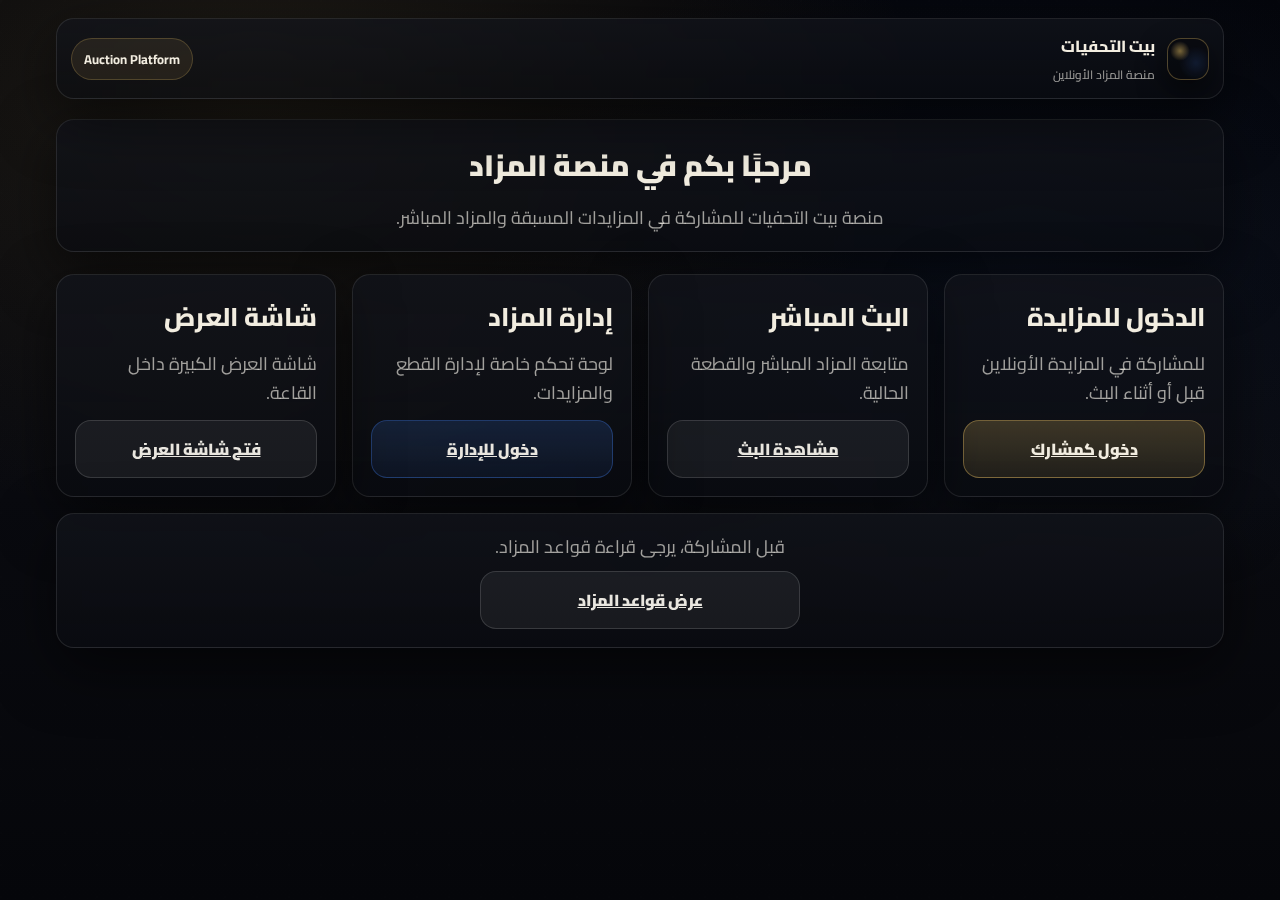
<file: index.html>
<!DOCTYPE html>
<html lang="ar" dir="rtl">
<head>
  <meta charset="UTF-8">
  <title>بيت التحفيات | منصة المزاد</title>

  <link rel="stylesheet" href="style.css">
  <link href="https://fonts.googleapis.com/css2?family=Cairo:wght@400;700;800;900&display=swap" rel="stylesheet">
  <meta name="viewport" content="width=device-width, initial-scale=1">

</head>

<body>

<div class="page">

  <div class="header">
    <div class="brand">
      <div class="brandMark"></div>
      <div class="brandText">
        <div class="title">بيت التحفيات</div>
        <div class="sub">منصة المزاد الأونلاين</div>
      </div>
    </div>

    <span class="badge">Auction Platform</span>
  </div>

  <div class="card cardPad" style="margin-top:20px; text-align:center;">
    <h1 class="h1">مرحبًا بكم في منصة المزاد</h1>
    <p class="p">
      منصة بيت التحفيات للمشاركة في المزايدات المسبقة والمزاد المباشر.
    </p>
  </div>

  <div style="
    margin-top:22px;
    display:grid;
    grid-template-columns: repeat(auto-fit, minmax(260px, 1fr));
    gap:16px;
  ">

    <!-- الدخول للمزايدة -->
    <div class="card cardPad">
      <h2 class="h2">الدخول للمزايدة</h2>
      <p class="p">للمشاركة في المزايدة الأونلاين قبل أو أثناء البث.</p>
      <a href="login.html" class="btn btnGold btnFull" style="margin-top:12px;">
        دخول كمشارك
      </a>
    </div>

    <!-- البث المباشر -->
    <div class="card cardPad">
      <h2 class="h2">البث المباشر</h2>
      <p class="p">متابعة المزاد المباشر والقطعة الحالية.</p>
      <a href="live.html" class="btn btnFull" style="margin-top:12px;">
        مشاهدة البث
      </a>
    </div>

    <!-- إدارة المزاد -->
    <div class="card cardPad">
      <h2 class="h2">إدارة المزاد</h2>
      <p class="p">لوحة تحكم خاصة لإدارة القطع والمزايدات.</p>
      <a href="admin.html" class="btn btnBlue btnFull" style="margin-top:12px;">
        دخول للإدارة
      </a>
    </div>

    <!-- شاشة العرض -->
    <div class="card cardPad">
      <h2 class="h2">شاشة العرض</h2>
      <p class="p">شاشة العرض الكبيرة داخل القاعة.</p>
      <a href="display.html" class="btn btnFull" style="margin-top:12px;">
        فتح شاشة العرض
      </a>
    </div>

  </div>

  <!-- قواعد المزاد -->
  <div class="card cardPad" style="margin-top:16px; text-align:center;">
    <p class="p">قبل المشاركة، يرجى قراءة قواعد المزاد.</p>
    <a href="rules.html" class="btn btnFull" style="max-width:320px; margin:10px auto 0;">
      عرض قواعد المزاد
    </a>
    
  </div>

</div>

</body>
</html>
</file>
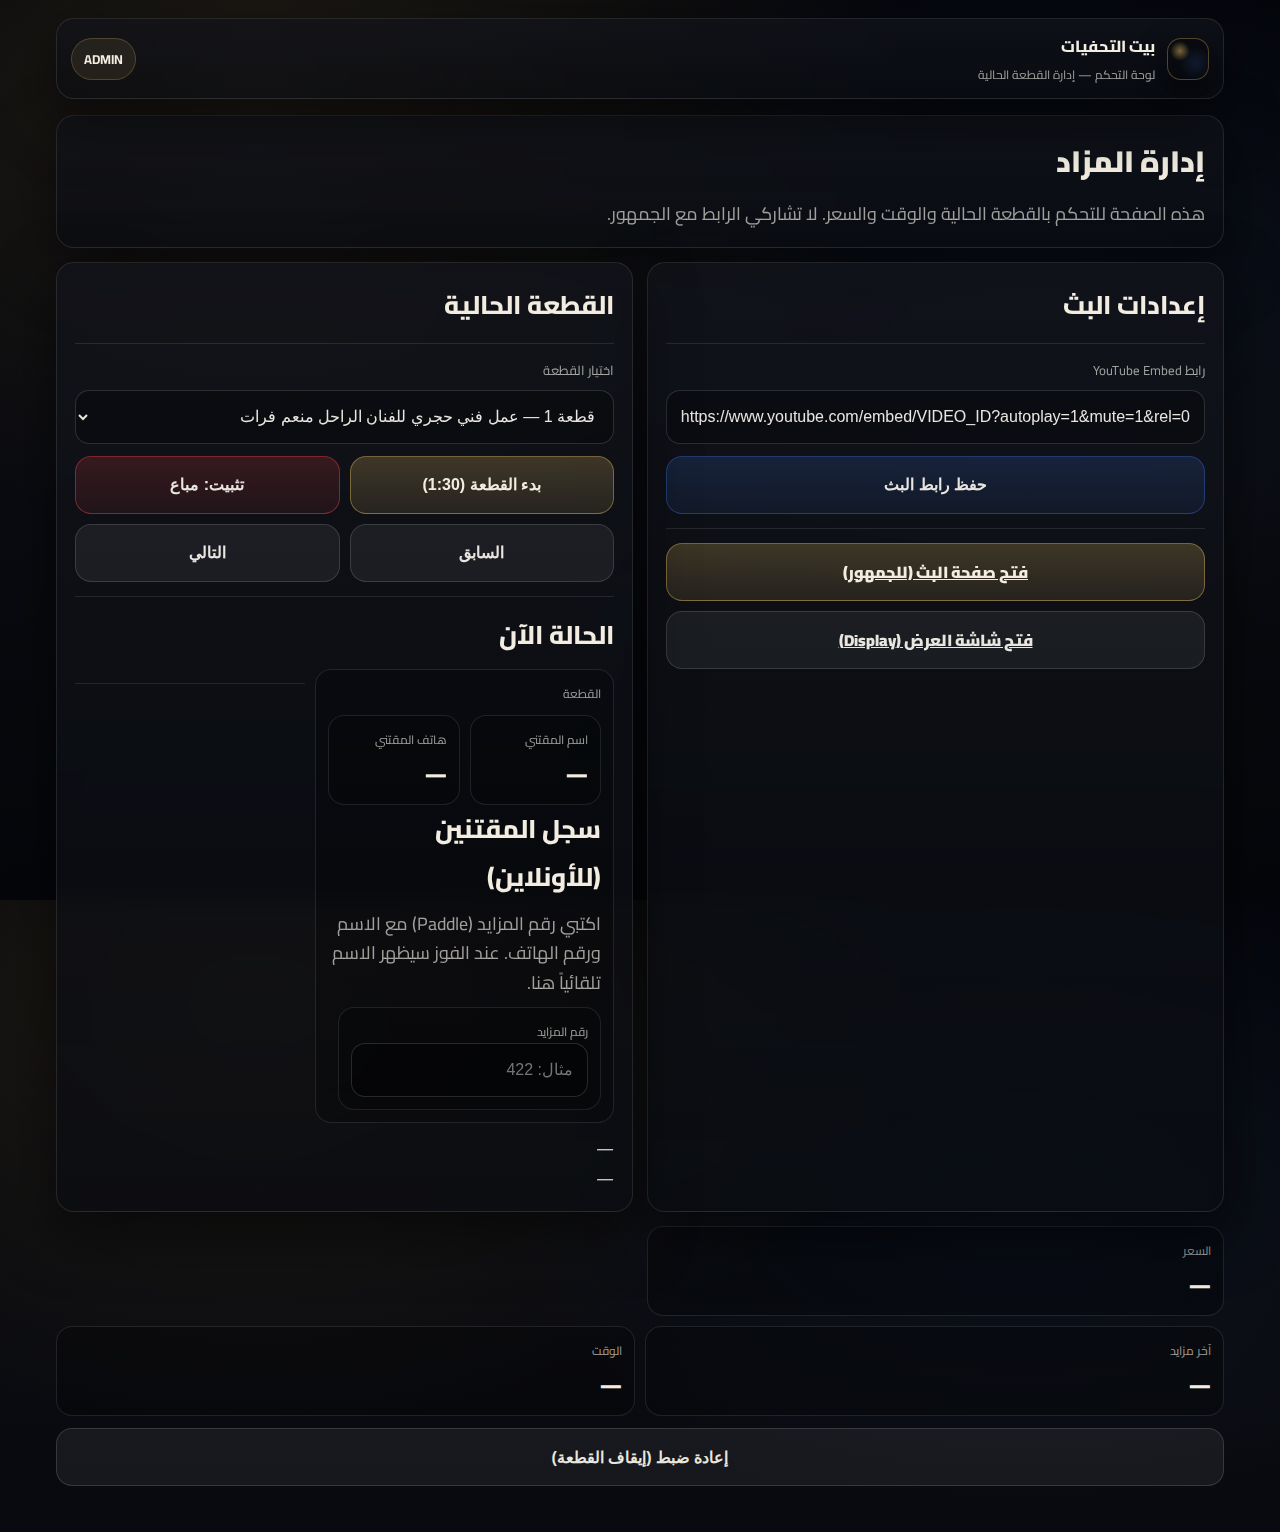
<file: admin.html>
<!DOCTYPE html>
<html lang="ar" dir="rtl">
<head>
  <meta charset="UTF-8">
  <title>بيت التحفيات | إدارة المزاد</title>

  <link rel="stylesheet" href="style.css">
  <link href="https://fonts.googleapis.com/css2?family=Cairo:wght@400;700;800;900&display=swap" rel="stylesheet">
  <meta name="viewport" content="width=device-width, initial-scale=1">

</head>
<body>

<div class="page">

  <div class="header">
    <div class="brand">
      <div class="brandMark"></div>
      <div class="brandText">
        <div class="title">بيت التحفيات</div>
        <div class="sub">لوحة التحكم — إدارة القطعة الحالية</div>
      </div>
    </div>

    <span class="badge">ADMIN</span>
  </div>

  <div class="card cardPad" style="margin-top:16px;">
    <h1 class="h1">إدارة المزاد</h1>
    <p class="p">هذه الصفحة للتحكم بالقطعة الحالية والوقت والسعر. لا تشاركي الرابط مع الجمهور.</p>
  </div>

  <div class="liveGrid" style="margin-top:14px;">

    <div class="card cardPad">
      <h2 class="h2">إعدادات البث</h2>
      <div class="hr"></div>

      <div class="field">
        <label class="label">رابط YouTube Embed</label>
        <input id="ytInput" class="input" type="text" placeholder="https://www.youtube.com/embed/VIDEO_ID?autoplay=1&mute=1&rel=0">
      </div>

      <button id="saveYtBtn" class="btn btnBlue btnFull">حفظ رابط البث</button>

      <div class="hr"></div>
      <a class="btn btnGold btnFull" href="live.html" target="_blank">فتح صفحة البث (للجمهور)</a>
      <a class="btn btnFull" href="display.html" target="_blank" style="margin-top:10px;">فتح شاشة العرض (Display)</a>
    </div>

    <div class="card cardPad">
      <h2 class="h2">القطعة الحالية</h2>
      <div class="hr"></div>

      <div class="field">
        <label class="label">اختيار القطعة</label>
        <select id="itemSelect" class="input"></select>
      </div>

      <div style="display:flex; gap:10px; flex-wrap:wrap;">
        <button id="startBtn" class="btn btnGold" style="flex:1;">بدء القطعة (1:30)</button>
        <button id="soldBtn" class="btn btnDanger" style="flex:1;">تثبيت: مباع</button>
      </div>

      <div style="display:flex; gap:10px; flex-wrap:wrap; margin-top:10px;">
        <button id="prevBtn" class="btn" style="flex:1;">السابق</button>
        <button id="nextBtn" class="btn" style="flex:1;">التالي</button>
      </div>

      <div class="hr"></div>

      <h3 class="h2">الحالة الآن</h3>
      <div class="kv" style="margin-top:10px;">
        <div class="kvBox">
          <div class="k">القطعة</div>
          <div class="kv" style="margin-top:10px;">
  <div class="kvBox">
    <div class="k">اسم المقتني</div>
    <div class="v" id="stWinnerName">—</div>
  </div>
  <div class="kvBox">
    <div class="k">هاتف المقتني</div>
    <div class="v" id="stWinnerPhone">—</div>
  </div>
</div>

  <h2 class="h2">سجل المقتنين (للأونلاين)</h2>
  <p class="p">اكتبي رقم المزايد (Paddle) مع الاسم ورقم الهاتف. عند الفوز سيظهر الاسم تلقائياً هنا.</p>

  <div class="kv" style="margin-top:10px;">
    <div class="kvBox">
      <div class="k">رقم المزايد</div>
      <input id="regPaddle" class="input" type="number" placeholder="مثال: 422">
    </div>

    
    </div>
  </div>

  <div class="hr"></div>
  <div class="noteText" id="regMsg">—</div>
</div>


          <div class="v" id="stItem">—</div>
        </div>
        <div class="kvBox">
          <div class="k">السعر</div>
          <div class="v" id="stPrice">—</div>
        </div>
      </div>

      <div class="kv" style="margin-top:10px;">
        <div class="kvBox">
          <div class="k">آخر مزايد</div>
          <div class="v" id="stLast">—</div>
        </div>
        <div class="kvBox">
          <div class="k">الوقت</div>
          <div class="v" id="stTimer">—</div>
        </div>
      </div>

      <button id="resetBtn" class="btn btnFull" style="margin-top:12px;">إعادة ضبط (إيقاف القطعة)</button>
    </div>

  </div>
</div>

<script src="brand.js"></script>
<script src="items.js"></script>
<script src="script.js"></script>

</script>

</body>
</html>
</file>
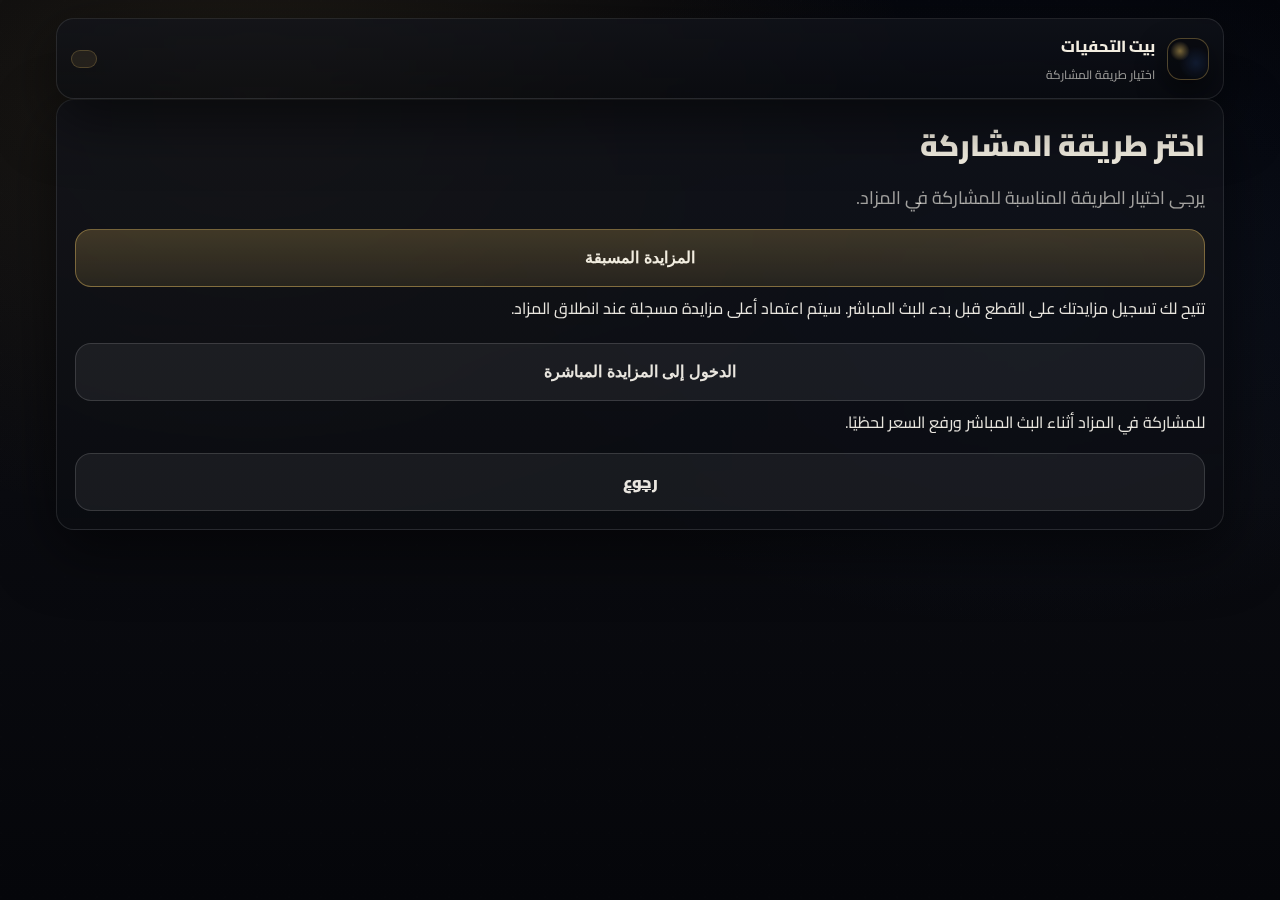
<file: choose.html>
<!DOCTYPE html>
<html lang="ar" dir="rtl">
<head>
  <meta charset="UTF-8" />
  <meta name="viewport" content="width=device-width, initial-scale=1" />
  <title>بيت التحفيات | اختيار المشاركة</title>

  <link rel="stylesheet" href="style.css" />
  <link href="https://fonts.googleapis.com/css2?family=Cairo:wght@400;700;800;900&display=swap" rel="stylesheet">
</head>

<body>

<div class="page">

  <div class="header">
    <div class="brand">
      <div class="brandMark"></div>
      <div class="brandText">
        <div class="title">بيت التحفيات</div>
        <div class="sub">اختيار طريقة المشاركة</div>
      </div>
    </div>
    <span id="paddleBadge" class="badge"></span>
  </div>

  <div class="loginWrap">
    <div class="card cardPad">

      <h1 class="h1">اختر طريقة المشاركة</h1>
      <p class="p">يرجى اختيار الطريقة المناسبة للمشاركة في المزاد.</p>

      <div style="margin-top:16px;">
        <button class="btn btnGold btnFull" onclick="goPrebid()">
          المزايدة المسبقة
        </button>
        <div class="noteText" style="margin-top:6px;">
          تتيح لك تسجيل مزايدتك على القطع قبل بدء البث المباشر.
          سيتم اعتماد أعلى مزايدة مسجلة عند انطلاق المزاد.
        </div>
      </div>

      <div style="margin-top:20px;">
        <button class="btn btnFull" onclick="goLive()">
          الدخول إلى المزايدة المباشرة
        </button>
        <div class="noteText" style="margin-top:6px;">
          للمشاركة في المزاد أثناء البث المباشر ورفع السعر لحظيًا.
        </div>
      </div>

      <a href="index.html" class="btn btnSub btnFull" style="margin-top:16px;">
        رجوع
      </a>

    </div>
  </div>

</div>

<script src="brand.js"></script>
<script src="script.js"></script>

<script>
function goPrebid(){ window.location.href = "prebid.html"; }
function goLive(){ window.location.href = "live.html"; }
</script>

</body>
</html>
</file>
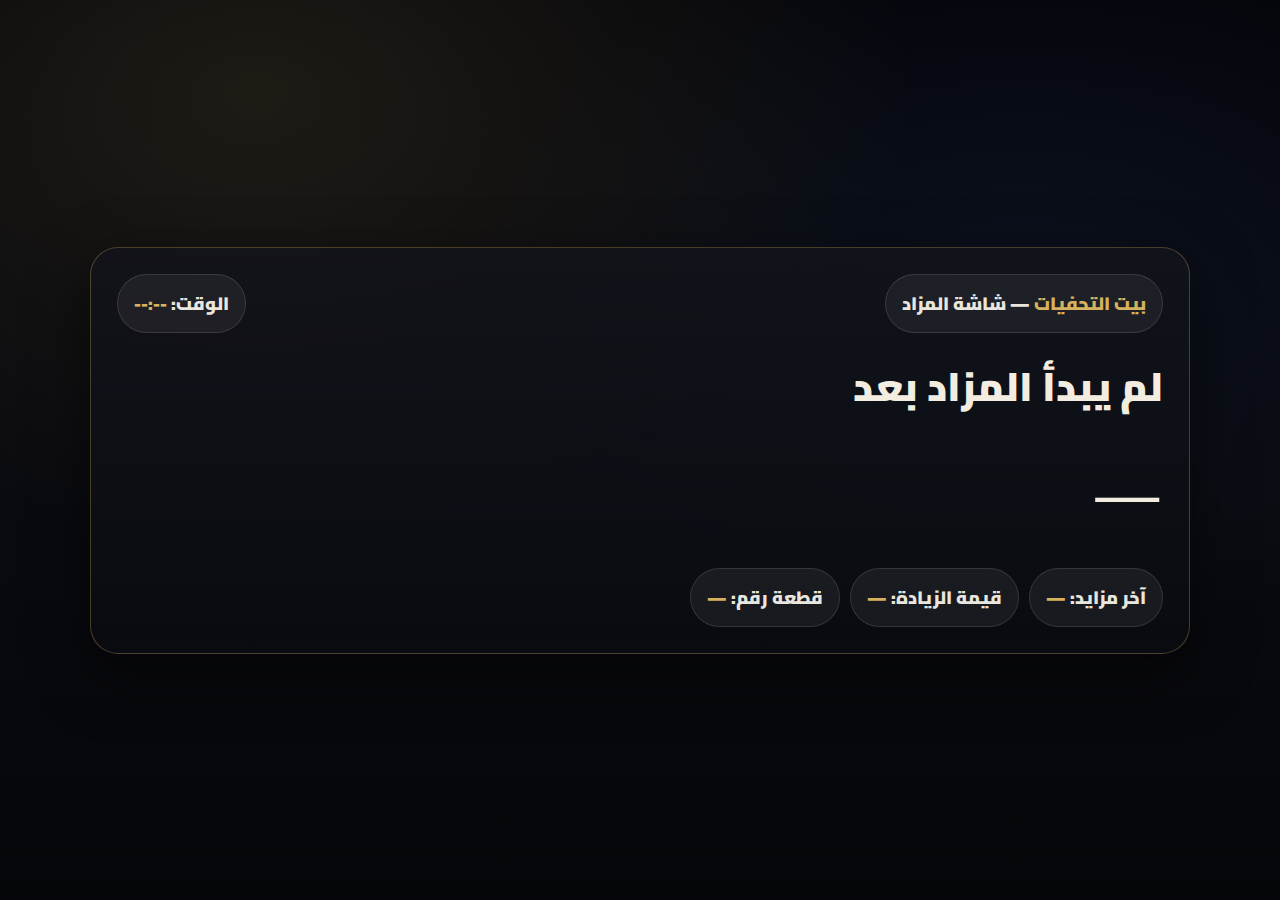
<file: display.html>
<!DOCTYPE html>
<html lang="ar" dir="rtl">
<head>
  <meta charset="UTF-8">
  <title>بيت التحفيات | شاشة العرض</title>

  <link rel="stylesheet" href="style.css">
  <link href="https://fonts.googleapis.com/css2?family=Cairo:wght@400;700;800;900&display=swap" rel="stylesheet">
  <meta name="viewport" content="width=device-width, initial-scale=1">

</head>
<body>

<div class="displayWrap">
  <div class="displayCard">
    <div class="displayRow" style="justify-content:space-between; align-items:center;">
      <div class="displayPill"><strong>بيت التحفيات</strong> — شاشة المزاد</div>
      <div class="displayPill">الوقت: <strong id="dTimer">--:--</strong></div>
    </div>

    <div style="margin-top:16px;">
      <div class="displayTitle" id="dTitle">لم يبدأ المزاد بعد</div>
      <div class="displayPrice" id="dPrice">—</div>

      <div class="displayRow" style="margin-top:10px;">
        <div class="displayPill">آخر مزايد: <strong id="dLast">—</strong></div>
        <div class="displayPill">قيمة الزيادة: <strong id="dInc">—</strong></div>
        <div class="displayPill">قطعة رقم: <strong id="dNo">—</strong></div>
      </div>
    </div>
  </div>
</div>

<script src="brand.js"></script>
<script src="items.js"></script>
<script src="script.js"></script>
</body>
</html>
</file>
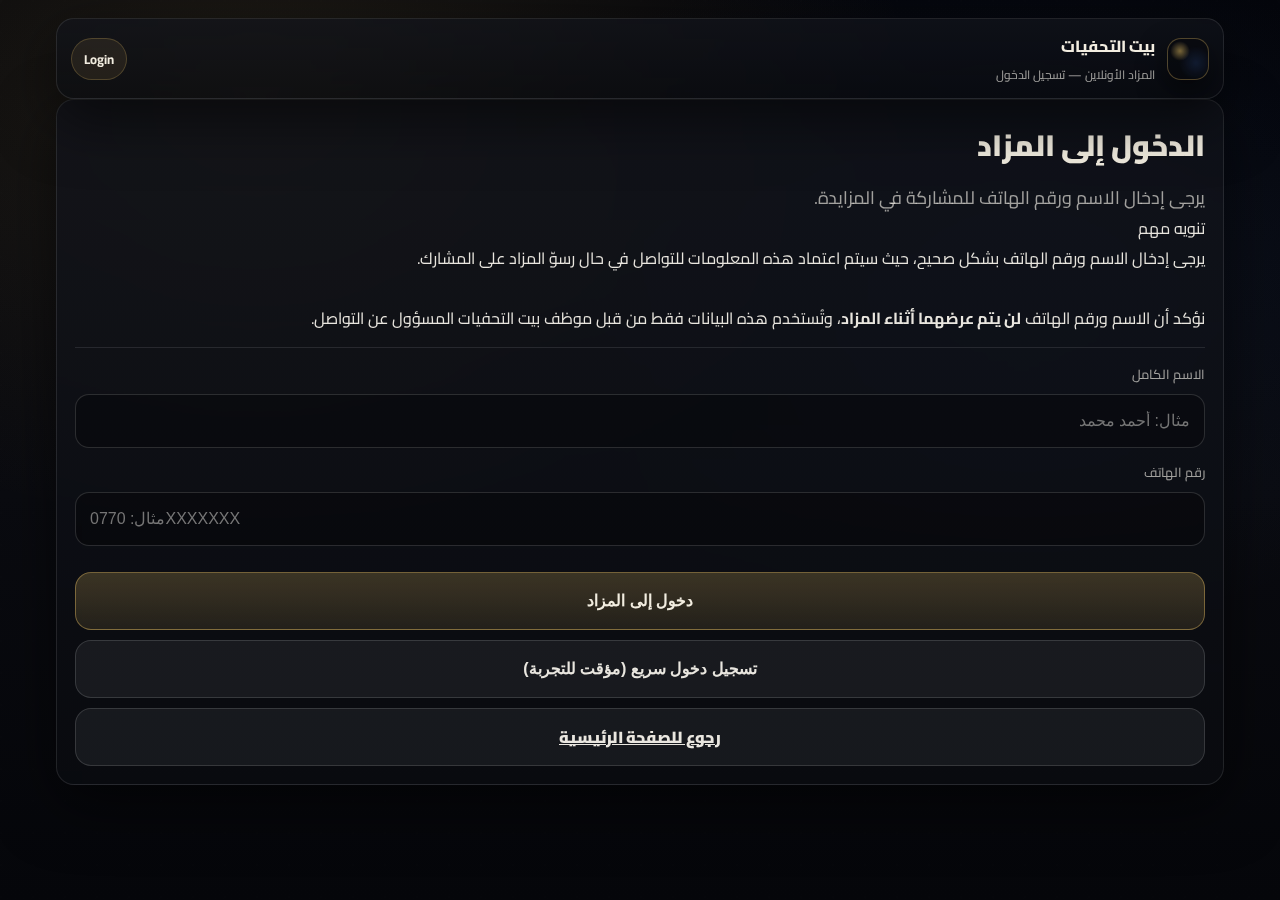
<file: live.html>
<!DOCTYPE html>
<html lang="ar" dir="rtl">
<head>
  <meta charset="UTF-8">
  <title>بيت التحفيات | البث المباشر</title>

  <link rel="stylesheet" href="style.css">
  <link href="https://fonts.googleapis.com/css2?family=Cairo:wght@400;700;800;900&display=swap" rel="stylesheet">
  <meta name="viewport" content="width=device-width, initial-scale=1">

</head>
<body>

<div class="page">

  <div class="header">
    <div class="brand">
      <div class="brandMark"></div>
      <div class="brandText">
        <div class="title">بيت التحفيات</div>
        <div class="sub">البث المباشر — المزايدة الأونلاين</div>
      </div>
    </div>

    <span id="paddleBadge" class="badge"></span>
  </div>

  <div class="liveGrid">

    <!-- Video -->
    <div class="card cardPad">
      <h2 class="h2">البث المباشر</h2>
      <div class="hr"></div>

      <div class="videoWrap">
        <iframe id="ytFrame" src="" allow="autoplay; encrypted-media" allowfullscreen></iframe>
      </div>

      <p class="p" style="margin-top:12px;">
        إذا لم يعمل البث، حدّث الصفحة أو تأكدي من رابط البث في لوحة التحكم.
      </p>
    </div>

    <!-- Bid panel -->
    <div class="card cardPad">
      <div style="display:flex; align-items:center; justify-content:space-between; gap:10px; flex-wrap:wrap;">
        <h2 class="h2" style="margin:0;">القطعة الحالية</h2>
        <span id="liveTimer" class="timer">--:--</span>
      </div>

      <div class="hr"></div>

      <div id="liveEmpty" class="card cardPad" style="display:none; background:rgba(0,0,0,.18);">
        <h3 class="h2">لم يبدأ المزاد بعد</h3>
        <p class="p">يرجى الانتظار… سيتم عرض القطعة تلقائياً عند بدء الإدارة.</p>
      </div>

      <div id="liveWrap" style="display:none;">
        <div class="itemTop">
          <div class="itemImg">
            <img id="liveImg" src="" alt="">
          </div>

          <div class="itemMeta">
            <div class="badge" id="liveItemNo" style="display:inline-flex; margin-bottom:10px;">قطعة رقم —</div>
            <h1 class="h1" id="liveTitle" style="margin:0 0 10px;">—</h1>

            <div class="kv">
              <div class="kvBox">
                <div class="k">السعر الحالي</div>
                <div class="v" id="livePrice">—</div>
              </div>
              <div class="kvBox">
                <div class="k">قيمة الزيادة</div>
                <div class="v" id="liveInc">—</div>
              </div>
            </div>

            <div class="hr"></div>

            <p class="p">
              آخر مزايد: <strong id="liveLast">—</strong>
            </p>

            <button id="bidBtn" class="btn btnGold btnFull" style="margin-top:12px;">
              زايد الآن
            </button>

            <p class="p" style="margin-top:10px; color:rgba(233,230,223,.72)">
              سيتم احتساب المزايدات المسجلة داخل النظام فقط.
            </p>
          </div>
        </div>

        <div class="hr"></div>

        <h3 class="h2">آخر المزايدات</h3>
        <table class="table" style="margin-top:10px;">
          <thead>
            <tr>
              <th>الوقت</th>
              <th>المبلغ</th>
              <th>المزايد</th>
            </tr>
          </thead>
          <tbody id="bidsTbody">
            <tr><td colspan="3" class="muted">لا توجد مزايدات بعد.</td></tr>
          </tbody>
        </table>

      </div>
    </div>

  </div>
</div>

<script src="brand.js"></script>
<script src="items.js"></script>
<script src="script.js"></script>
</body>
</html>
</file>
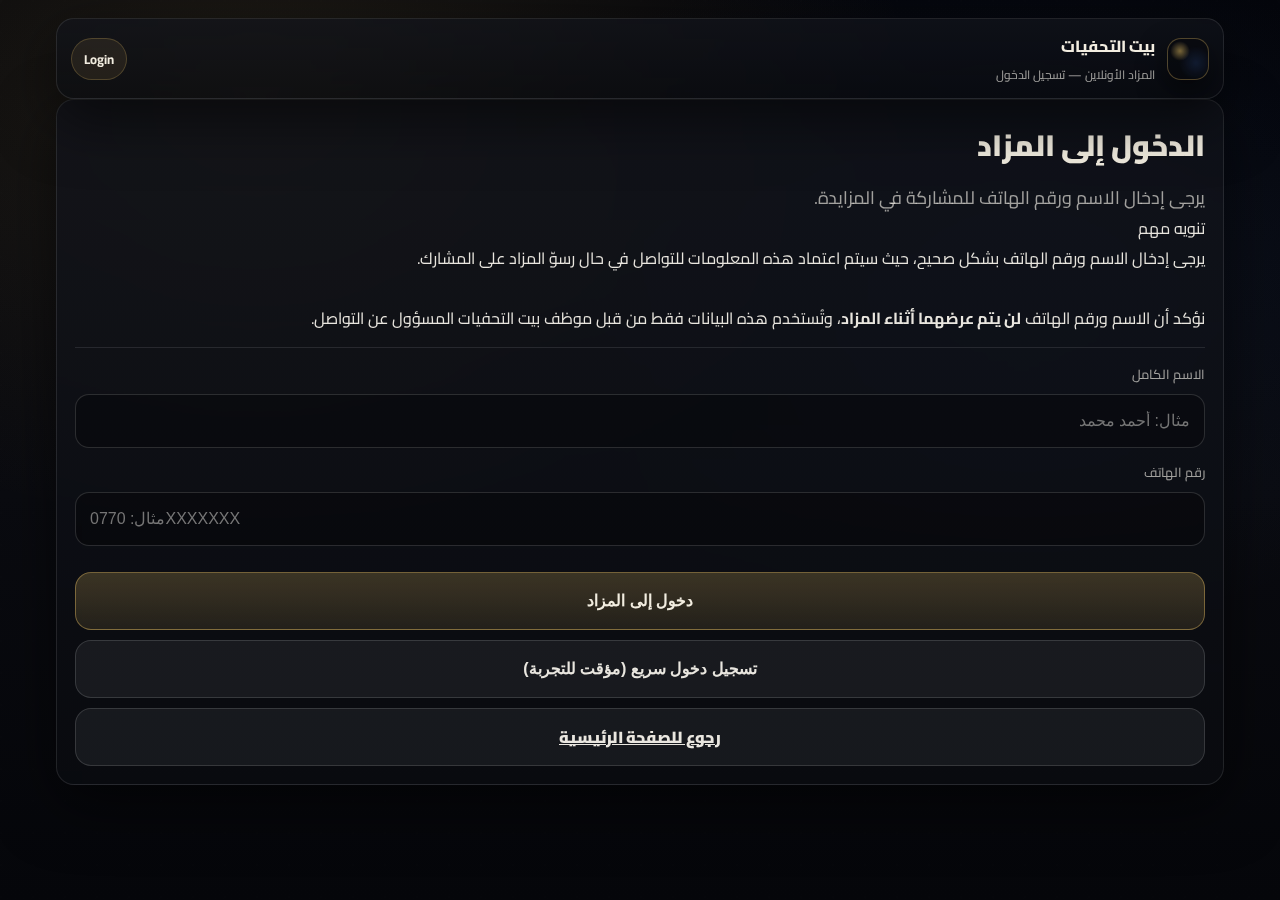
<file: login.html>
<!DOCTYPE html>
<html lang="ar" dir="rtl">
<head>
  <meta charset="UTF-8">
  <title>بيت التحفيات | تسجيل الدخول للمزاد</title>

  <!-- CSS -->
  <link rel="stylesheet" href="style.css">
  <link href="https://fonts.googleapis.com/css2?family=Cairo:wght@400;700;800;900&display=swap" rel="stylesheet">
   <meta name="viewport" content="width=device-width, initial-scale=1">

</head>

<body>
<body>

<div class="page">

  <!-- Header -->
  <div class="header">
    <div class="brand">
      <div class="brandMark"></div>
      <div class="brandText">
        <div class="title">بيت التحفيات</div>
        <div class="sub">المزاد الأونلاين — تسجيل الدخول</div>
      </div>
    </div>
    <span class="badge">Login</span>
  </div>

  <!-- Login Card -->
  <div class="loginWrap">
    <div class="card cardPad">

      <h1 class="h1">الدخول إلى المزاد</h1>
      <p class="p">
        يرجى إدخال الاسم ورقم الهاتف للمشاركة في المزايدة.
      </p>

      <!-- ✅ التنويه بالمكان الصحيح -->
      <div class="note">
        <div class="noteTitle">تنويه مهم</div>
        <div class="noteText">
          يرجى إدخال الاسم ورقم الهاتف بشكل صحيح، حيث سيتم اعتماد هذه المعلومات للتواصل
          في حال رسوّ المزاد على المشارك.
          <br><br>
          نؤكد أن الاسم ورقم الهاتف <b>لن يتم عرضهما أثناء المزاد</b>،
          وتُستخدم هذه البيانات فقط من قبل موظف بيت التحفيات المسؤول عن التواصل.
        </div>
      </div>

      <div class="hr"></div>

      <!-- Fields -->
      <div class="field">
        <label class="label">الاسم الكامل</label>
        <input id="nameInput" class="input" type="text" placeholder="مثال: أحمد محمد">
      </div>

      <div class="field" style="margin-top:10px;">
        <label class="label">رقم الهاتف</label>
        <input id="phoneInput" class="input" type="tel" placeholder="مثال: 0770XXXXXXX">
      </div>

      <div id="errorMsg" class="error" style="display:none; margin-top:10px;">
        يرجى إدخال الاسم ورقم الهاتف بشكل صحيح.
      </div>

      <!-- Actions -->
      <button id="loginBtn" class="btn btnGold btnFull" style="margin-top:14px;">
        دخول إلى المزاد
      </button>

      <!-- ✅ زر مؤقت صغير (مو شريط فوق) -->
      <button id="quickLoginBtn" class="btn btnSub btnFull" style="margin-top:10px;">
        تسجيل دخول سريع (مؤقت للتجربة)
      </button>

      <a href="index.html" class="btn btnFull" style="margin-top:10px;">
        رجوع للصفحة الرئيسية
      </a>

    </div>
  </div>

</div>

<script src="brand.js"></script>
<script src="script.js"></script>

</body>

</html>
</file>
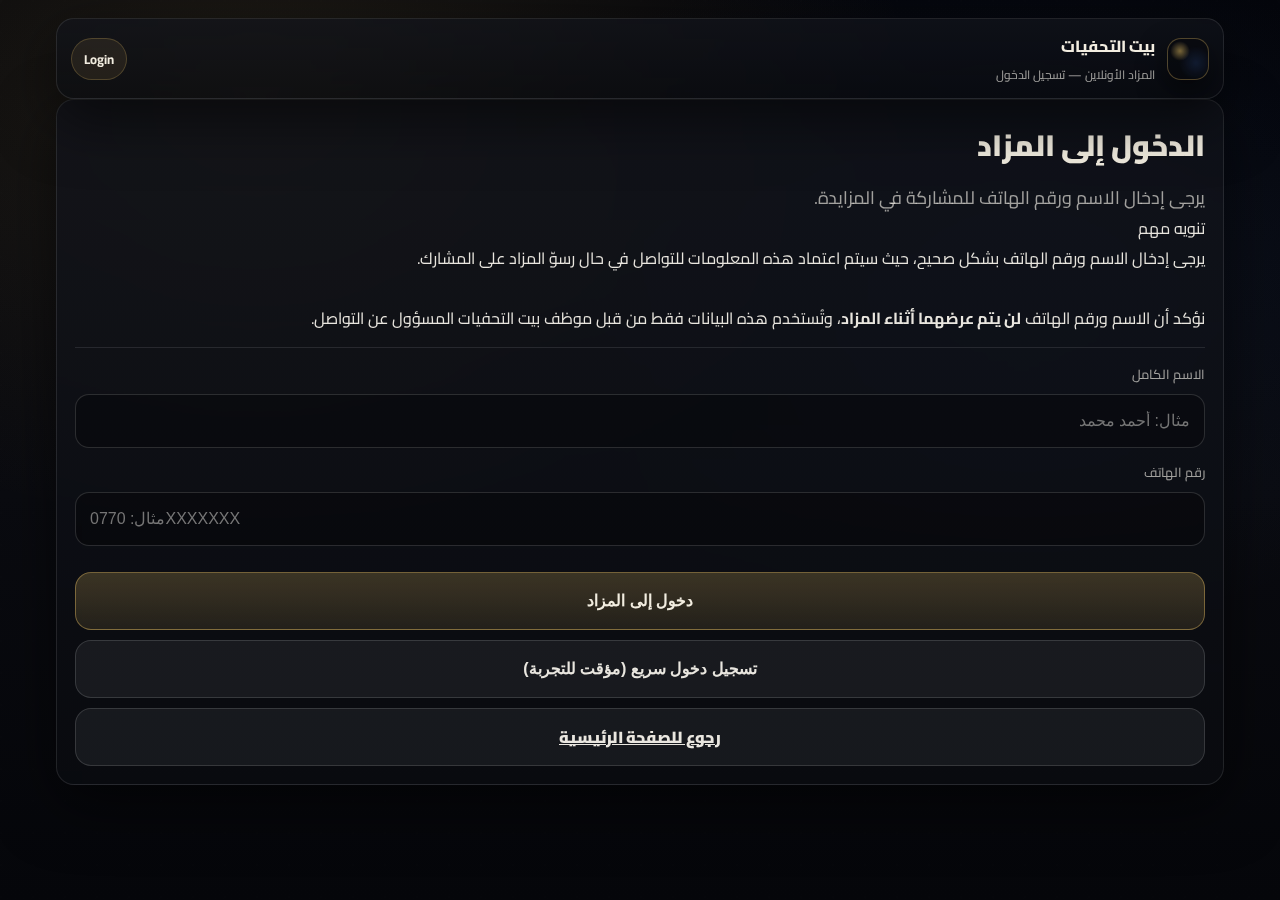
<file: prebid.html>
<!DOCTYPE html>
<html lang="ar" dir="rtl">
<head>
  <meta charset="UTF-8">
  <title>بيت التحفيات | المزايدات المسبقة</title>

  <!-- CSS -->
  <link rel="stylesheet" href="style.css">
  <link href="https://fonts.googleapis.com/css2?family=Cairo:wght@400;700;800;900&display=swap" rel="stylesheet">
  <meta name="viewport" content="width=device-width, initial-scale=1">

</head>

<body>

<div class="page">

  <!-- Header -->
  <div class="header">
    <div class="brand">
      <div class="brandMark"></div>
      <div class="brandText">
        <div class="title">بيت التحفيات</div>
        <div class="sub">المزايدات المسبقة قبل البث</div>
      </div>
    </div>

    <span id="paddleBadge" class="badge"></span>
  </div>

  <!-- Intro -->
  <div class="card cardPad" style="margin-top:16px;">
    <h1 class="h1">المزايدة المسبقة</h1>
    <p class="p">
      يمكنك تقديم مزايدة مسبقة على القطع المعروضة أدناه.
      عند بدء البث المباشر، سيبدأ السعر من أعلى مزايدة مسجلة.
    </p>
  </div>

  <!-- Items -->
  <div id="itemsGrid" style="margin-top:18px; display:grid; gap:16px;"></div>

</div>

<!-- JS -->
<script src="brand.js"></script>
<script src="items.js"></script>
<script src="script.js"></script>

</body>
</html>
</file>
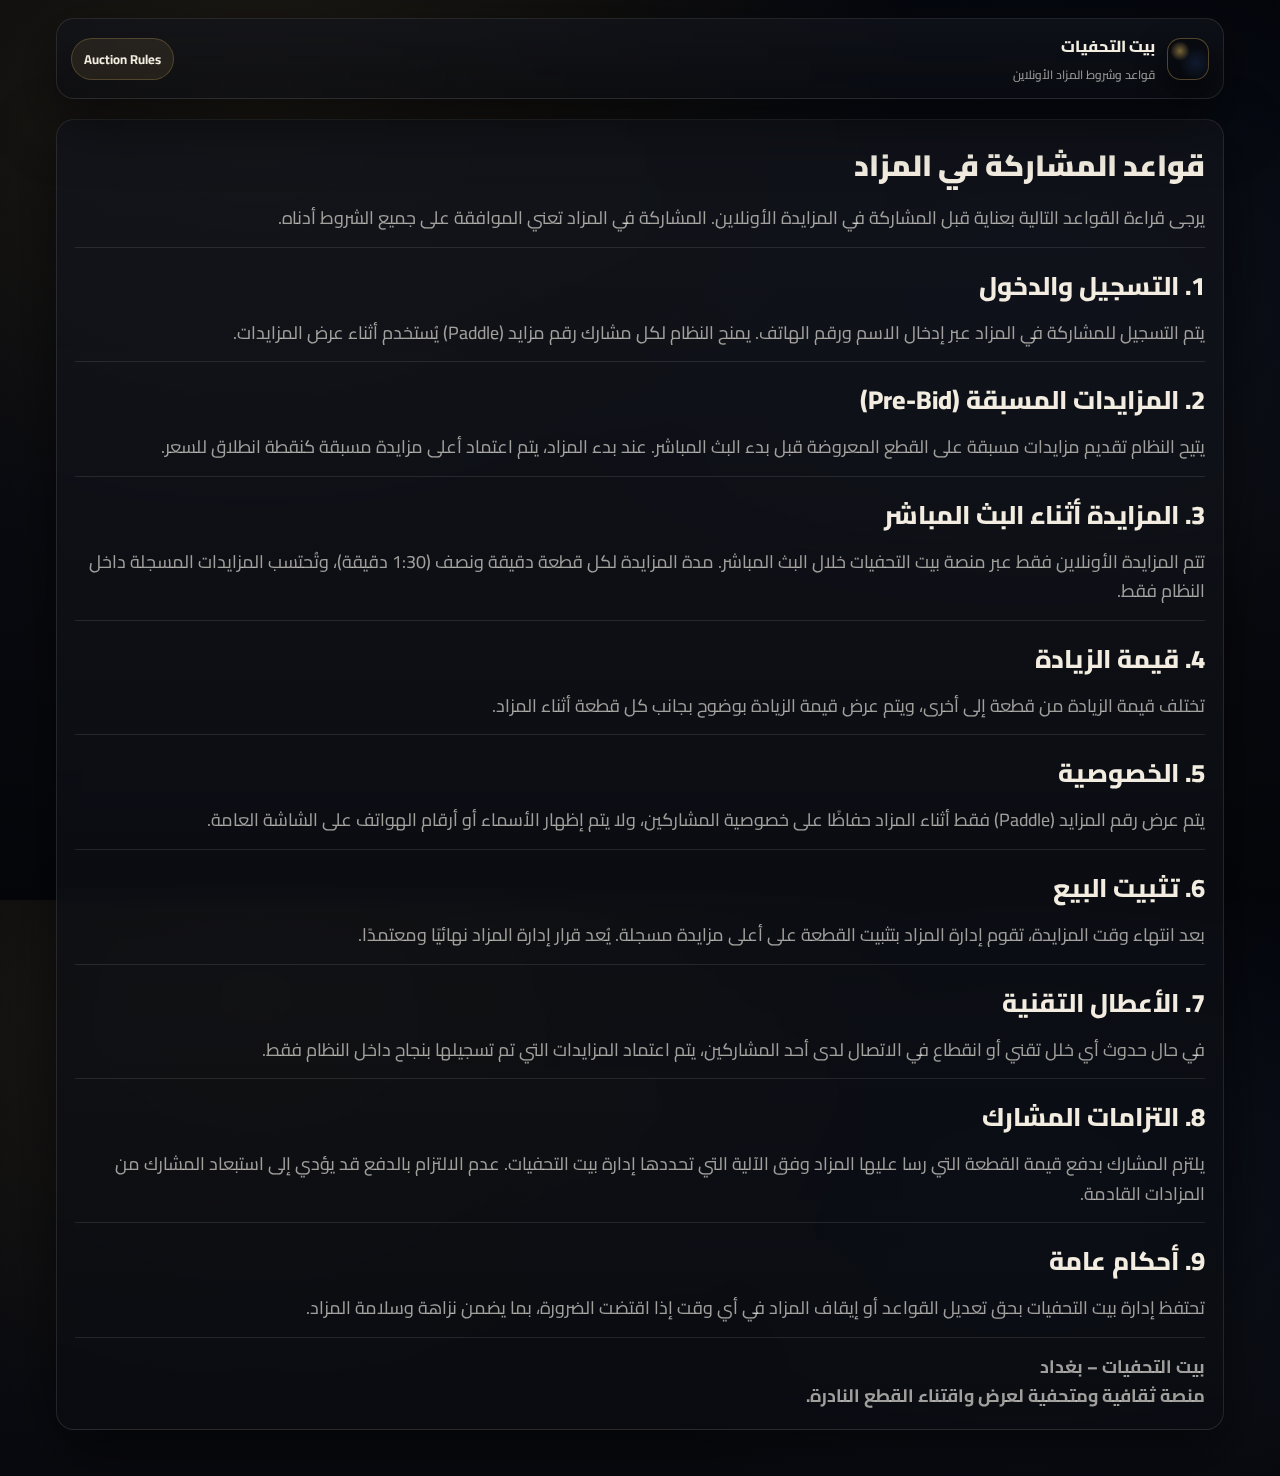
<file: rules.html>
<!DOCTYPE html>
<html lang="ar" dir="rtl">
<head>
  <meta charset="UTF-8">
  <title>بيت التحفيات | قواعد المزاد</title>

  <link rel="stylesheet" href="style.css">
  <link href="https://fonts.googleapis.com/css2?family=Cairo:wght@400;700;800;900&display=swap" rel="stylesheet">
</head>

<body>

<div class="page">

  <!-- Header -->
  <div class="header">
    <div class="brand">
      <div class="brandMark"></div>
      <div class="brandText">
        <div class="title">بيت التحفيات</div>
        <div class="sub">قواعد وشروط المزاد الأونلاين</div>
      </div>
    </div>

    <span class="badge">Auction Rules</span>
  </div>

  <!-- Content -->
  <div class="card cardPad" style="margin-top:20px;">

    <h1 class="h1">قواعد المشاركة في المزاد</h1>
    <p class="p">
      يرجى قراءة القواعد التالية بعناية قبل المشاركة في المزايدة الأونلاين.
      المشاركة في المزاد تعني الموافقة على جميع الشروط أدناه.
    </p>

    <div class="hr"></div>

    <h2 class="h2">1. التسجيل والدخول</h2>
    <p class="p">
      يتم التسجيل للمشاركة في المزاد عبر إدخال الاسم ورقم الهاتف.
      يمنح النظام لكل مشارك رقم مزايد (Paddle) يُستخدم أثناء عرض المزايدات.
    </p>

    <div class="hr"></div>

    <h2 class="h2">2. المزايدات المسبقة (Pre-Bid)</h2>
    <p class="p">
      يتيح النظام تقديم مزايدات مسبقة على القطع المعروضة قبل بدء البث المباشر.
      عند بدء المزاد، يتم اعتماد أعلى مزايدة مسبقة كنقطة انطلاق للسعر.
    </p>

    <div class="hr"></div>

    <h2 class="h2">3. المزايدة أثناء البث المباشر</h2>
    <p class="p">
      تتم المزايدة الأونلاين فقط عبر منصة بيت التحفيات خلال البث المباشر.
      مدة المزايدة لكل قطعة دقيقة ونصف (1:30 دقيقة)، وتُحتسب المزايدات المسجلة داخل النظام فقط.
    </p>

    <div class="hr"></div>

    <h2 class="h2">4. قيمة الزيادة</h2>
    <p class="p">
      تختلف قيمة الزيادة من قطعة إلى أخرى، ويتم عرض قيمة الزيادة بوضوح بجانب كل قطعة أثناء المزاد.
    </p>

    <div class="hr"></div>

    <h2 class="h2">5. الخصوصية</h2>
    <p class="p">
      يتم عرض رقم المزايد (Paddle) فقط أثناء المزاد حفاظًا على خصوصية المشاركين،
      ولا يتم إظهار الأسماء أو أرقام الهواتف على الشاشة العامة.
    </p>

    <div class="hr"></div>

    <h2 class="h2">6. تثبيت البيع</h2>
    <p class="p">
      بعد انتهاء وقت المزايدة، تقوم إدارة المزاد بتثبيت القطعة على أعلى مزايدة مسجلة.
      يُعد قرار إدارة المزاد نهائيًا ومعتمدًا.
    </p>

    <div class="hr"></div>

    <h2 class="h2">7. الأعطال التقنية</h2>
    <p class="p">
      في حال حدوث أي خلل تقني أو انقطاع في الاتصال لدى أحد المشاركين،
      يتم اعتماد المزايدات التي تم تسجيلها بنجاح داخل النظام فقط.
    </p>

    <div class="hr"></div>

    <h2 class="h2">8. التزامات المشارك</h2>
    <p class="p">
      يلتزم المشارك بدفع قيمة القطعة التي رسا عليها المزاد وفق الآلية التي تحددها إدارة بيت التحفيات.
      عدم الالتزام بالدفع قد يؤدي إلى استبعاد المشارك من المزادات القادمة.
    </p>

    <div class="hr"></div>

    <h2 class="h2">9. أحكام عامة</h2>
    <p class="p">
      تحتفظ إدارة بيت التحفيات بحق تعديل القواعد أو إيقاف المزاد في أي وقت
      إذا اقتضت الضرورة، بما يضمن نزاهة وسلامة المزاد.
    </p>

    <div class="hr"></div>

    <p class="p" style="font-weight:700;">
      بيت التحفيات – بغداد  
      <br>
      منصة ثقافية ومتحفية لعرض واقتناء القطع النادرة.
    </p>

  </div>

</div>

</body>
</html>
</file>
<file: style.css>
/* =========================
   HOA Auction — style.css
   Identity: Elegant / Museum / Baghdad heritage
   - Dark + Antique gold + subtle royal blue
   - Big buttons & readable typography (elder-friendly)
========================= */

:root{
  --bg: #07080b;
  --panel: rgba(18, 20, 27, 0.78);
  --panel2: rgba(10, 12, 17, 0.72);
  --stroke: rgba(255,255,255,0.10);

  --gold: #d6b25e;
  --gold2:#b8923a;
  --ivory:#f2ede0;

  --blue:#2f5aa6;
  --red:#c43a3a;

  --text:#e9e6df;
  --muted: rgba(233, 230, 223, 0.68);

  --shadow: 0 20px 60px rgba(0,0,0,.55);
  --radius: 18px;

  --btnH: 58px;      /* زر كبير للكبار */
  --h1: clamp(22px, 2.3vw, 34px);
  --h2: clamp(18px, 2vw, 26px);
  --p:  clamp(15px, 1.4vw, 18px);
}

/* Reset */
*{ box-sizing:border-box; }
html,body{ height:100%; }
body{
  margin:0;
  font-family: "Cairo", system-ui, -apple-system, Segoe UI, Arial, sans-serif;
  color:var(--text);
  background: radial-gradient(1200px 800px at 20% 10%, rgba(214,178,94,.12), transparent 55%),
              radial-gradient(900px 600px at 80% 30%, rgba(47,90,166,.10), transparent 60%),
              linear-gradient(180deg, #04050a, #0a0b10 55%, #05060a);
}

/* Subtle texture */
body:before{
  content:"";
  position:fixed; inset:0;
  background-image:
    radial-gradient(circle at 1px 1px, rgba(255,255,255,.05) 1px, transparent 0);
  background-size: 32px 32px;
  opacity:.18;
  pointer-events:none;
}

/* Layout */
.page{
  max-width: 1200px;
  margin: 0 auto;
  padding: 18px 16px 46px;
}

.header{
  display:flex;
  align-items:center;
  justify-content:space-between;
  gap:12px;
  padding: 12px 14px;
  border: 1px solid var(--stroke);
  background: linear-gradient(180deg, rgba(18,20,27,.72), rgba(10,12,17,.62));
  border-radius: var(--radius);
  box-shadow: var(--shadow);
  position: sticky;
  top: 10px;
  z-index: 10;
  backdrop-filter: blur(10px);
}

.brand{
  display:flex;
  align-items:center;
  gap:12px;
  min-width: 0;
}
.brandMark{
  width: 42px; height: 42px;
  border-radius: 14px;
  border: 1px solid rgba(214,178,94,.35);
  background:
    radial-gradient(14px 14px at 30% 30%, rgba(214,178,94,.55), transparent 70%),
    radial-gradient(24px 24px at 70% 60%, rgba(47,90,166,.22), transparent 70%),
    rgba(0,0,0,.25);
  box-shadow: 0 12px 28px rgba(0,0,0,.55);
}
.brandText{
  display:flex;
  flex-direction:column;
  gap:2px;
  min-width:0;
}
.brandText .title{
  font-weight: 800;
  letter-spacing: .2px;
  font-size: 16px;
  color: var(--ivory);
  white-space:nowrap;
  overflow:hidden;
  text-overflow:ellipsis;
}
.brandText .sub{
  font-size: 12px;
  color: var(--muted);
  white-space:nowrap;
  overflow:hidden;
  text-overflow:ellipsis;
}

.badge{
  display:inline-flex;
  align-items:center;
  gap:8px;
  padding: 8px 12px;
  border-radius: 999px;
  border: 1px solid rgba(214,178,94,.25);
  background: rgba(214,178,94,.10);
  color: var(--ivory);
  font-weight: 700;
  font-size: 13px;
}

.card{
  border-radius: var(--radius);
  border: 1px solid var(--stroke);
  background: linear-gradient(180deg, rgba(18,20,27,.78), rgba(10,12,17,.70));
  box-shadow: var(--shadow);
  overflow:hidden;
  backdrop-filter: blur(10px);
}

.cardPad{ padding: 18px; }

.h1{ font-size: var(--h1); margin: 0 0 10px; font-weight: 900; color: var(--ivory); }
.h2{ font-size: var(--h2); margin: 0 0 8px; font-weight: 800; color: var(--ivory); }
.p{ font-size: var(--p); color: var(--muted); margin:0; line-height:1.65; }

.hr{
  height:1px;
  background: rgba(255,255,255,.10);
  margin: 14px 0;
}

/* Forms */
.field{
  display:flex;
  flex-direction:column;
  gap:8px;
  margin: 12px 0;
}
.label{
  font-size: 13px;
  color: var(--muted);
}
.input{
  height: 54px;
  padding: 0 14px;
  border-radius: 14px;
  border: 1px solid rgba(255,255,255,.14);
  background: rgba(0,0,0,.28);
  color: var(--text);
  outline: none;
  font-size: 16px;
}
.input:focus{
  border-color: rgba(214,178,94,.45);
  box-shadow: 0 0 0 4px rgba(214,178,94,.12);
}

/* Buttons (elder-friendly) */
.btn{
  height: var(--btnH);
  padding: 0 18px;
  border-radius: 16px;
  border: 1px solid rgba(255,255,255,.14);
  background: rgba(255,255,255,.06);
  color: var(--text);
  font-weight: 900;
  font-size: 16px;
  cursor:pointer;
  display:inline-flex;
  align-items:center;
  justify-content:center;
  gap:10px;
  user-select:none;
}
.btn:hover{ background: rgba(255,255,255,.09); }
.btn:active{ transform: translateY(1px); }

.btnGold{
  border-color: rgba(214,178,94,.45);
  background: linear-gradient(180deg, rgba(214,178,94,.24), rgba(214,178,94,.12));
  color: var(--ivory);
}
.btnGold:hover{ background: linear-gradient(180deg, rgba(214,178,94,.30), rgba(214,178,94,.14)); }

.btnBlue{
  border-color: rgba(47,90,166,.55);
  background: linear-gradient(180deg, rgba(47,90,166,.25), rgba(47,90,166,.12));
}
.btnDanger{
  border-color: rgba(196,58,58,.55);
  background: linear-gradient(180deg, rgba(196,58,58,.22), rgba(196,58,58,.10));
}

.btnFull{ width:100%; }

/* Auction layout: video + bid panel */
.liveGrid{
  display:grid;
  grid-template-columns: 1fr 1fr;
  gap: 14px;
  margin-top: 14px;
}
@media (max-width: 900px){
  .liveGrid{ grid-template-columns: 1fr; }
  .header{ position:static; }
}

/* Video frame */
.videoWrap{
  aspect-ratio: 16 / 9;
  border-radius: var(--radius);
  border:1px solid var(--stroke);
  overflow:hidden;
  background:#000;
  box-shadow: var(--shadow);
}
.videoWrap iframe{
  width:100%;
  height:100%;
  border:0;
}

/* Item panel */
.itemTop{
  display:flex;
  gap:14px;
  align-items:flex-start;
}
.itemImg{
  width: 180px;
  aspect-ratio: 4/3;
  border-radius: 16px;
  border:1px solid rgba(214,178,94,.20);
  overflow:hidden;
  background: rgba(0,0,0,.30);
  flex: 0 0 auto;
}
.itemImg img{
  width:100%;
  height:100%;
  object-fit: cover;
  display:block;
}
.itemMeta{ flex:1; min-width:0; }

.kv{
  display:grid;
  grid-template-columns: 1fr 1fr;
  gap: 10px;
  margin-top: 10px;
}
.kvBox{
  border-radius: 16px;
  border:1px solid rgba(255,255,255,.10);
  background: rgba(0,0,0,.22);
  padding: 12px;
}
.kvBox .k{ font-size: 12px; color: var(--muted); }
.kvBox .v{ font-size: 20px; font-weight: 900; color: var(--ivory); margin-top: 4px; }

.bigPrice{
  font-size: 34px;
  font-weight: 1000;
  color: var(--ivory);
  letter-spacing: .3px;
}
.muted{ color: var(--muted); }

.timer{
  display:inline-flex;
  align-items:center;
  justify-content:center;
  height: 44px;
  padding: 0 14px;
  border-radius: 14px;
  border:1px solid rgba(214,178,94,.25);
  background: rgba(214,178,94,.10);
  font-weight: 1000;
  color: var(--ivory);
}

.table{
  width:100%;
  border-collapse: collapse;
  overflow:hidden;
  border-radius: 16px;
  border:1px solid rgba(255,255,255,.10);
}
.table th, .table td{
  padding: 12px 10px;
  border-bottom: 1px solid rgba(255,255,255,.08);
  text-align:right;
  font-size: 14px;
}
.table th{ color: var(--muted); font-weight: 800; background: rgba(255,255,255,.04); }
.table tr:last-child td{ border-bottom: 0; }

/* Display mode (big screen) */
.displayWrap{
  height: 100vh;
  display:flex;
  align-items:center;
  justify-content:center;
  padding: 18px;
}
.displayCard{
  width: min(1100px, 100%);
  border-radius: 28px;
  border: 1px solid rgba(214,178,94,.30);
  background: linear-gradient(180deg, rgba(18,20,27,.86), rgba(10,12,17,.78));
  box-shadow: var(--shadow);
  padding: 26px;
}
.displayTitle{
  font-size: 40px;
  font-weight: 1000;
  color: var(--ivory);
  margin: 0 0 10px;
}
.displayPrice{
  font-size: 64px;
  font-weight: 1100;
  color: var(--ivory);
  margin: 8px 0 14px;
}
.displayRow{
  display:flex;
  gap: 10px;
  flex-wrap: wrap;
}
.displayPill{
  padding: 12px 16px;
  border-radius: 999px;
  border: 1px solid rgba(255,255,255,.12);
  background: rgba(255,255,255,.06);
  font-weight: 900;
  font-size: 18px;
}
.displayPill strong{ color: var(--gold); }
/* =========================
   Mobile Pack — HOA Auction
========================= */
@media (max-width: 640px){

  /* عام */
  body{ overflow-x:hidden; }
  .page{ padding: 12px 12px 28px; }

  /* هيدر */
  .header{
    padding: 10px 10px;
    border-radius: 16px;
    position: static; /* حتى ما يغطي المحتوى */
  }
  .brandMark{ width: 38px; height: 38px; border-radius: 14px; }
  .brandText .title{ font-size: 14px; }
  .brandText .sub{ font-size: 11px; }
  .badge{ font-size: 11px; padding: 6px 10px; border-radius: 999px; }

  /* كروت */
  .card{ border-radius: 18px; }
  .cardPad{ padding: 14px; }

  /* عناوين */
  .h1{ font-size: 22px; line-height:1.25; }
  .h2{ font-size: 18px; }
  .p{ font-size: 14px; line-height: 1.7; }

  /* فورم */
  .label{ font-size: 12px; }
  .input{
    height: 50px;
    font-size: 15px;
    border-radius: 14px;
  }

  /* أزرار */
  .btn{
    height: 52px;
    border-radius: 16px;
    font-size: 15px;
  }
  .btnSub{ height: 46px !important; font-size: 14px !important; border-radius: 14px !important; }

  /* الشبكات تصير عمود */
  .liveGrid{ grid-template-columns: 1fr !important; }
  .kv{ grid-template-columns: 1fr !important; gap: 10px; }

  /* live item layout */
  .itemTop{ flex-direction: column !important; }
  .itemImg{ width: 100% !important; aspect-ratio: 16/10; }

  /* جدول */
  .table th, .table td{ font-size: 13px; padding: 10px 8px; }
}
</file>
